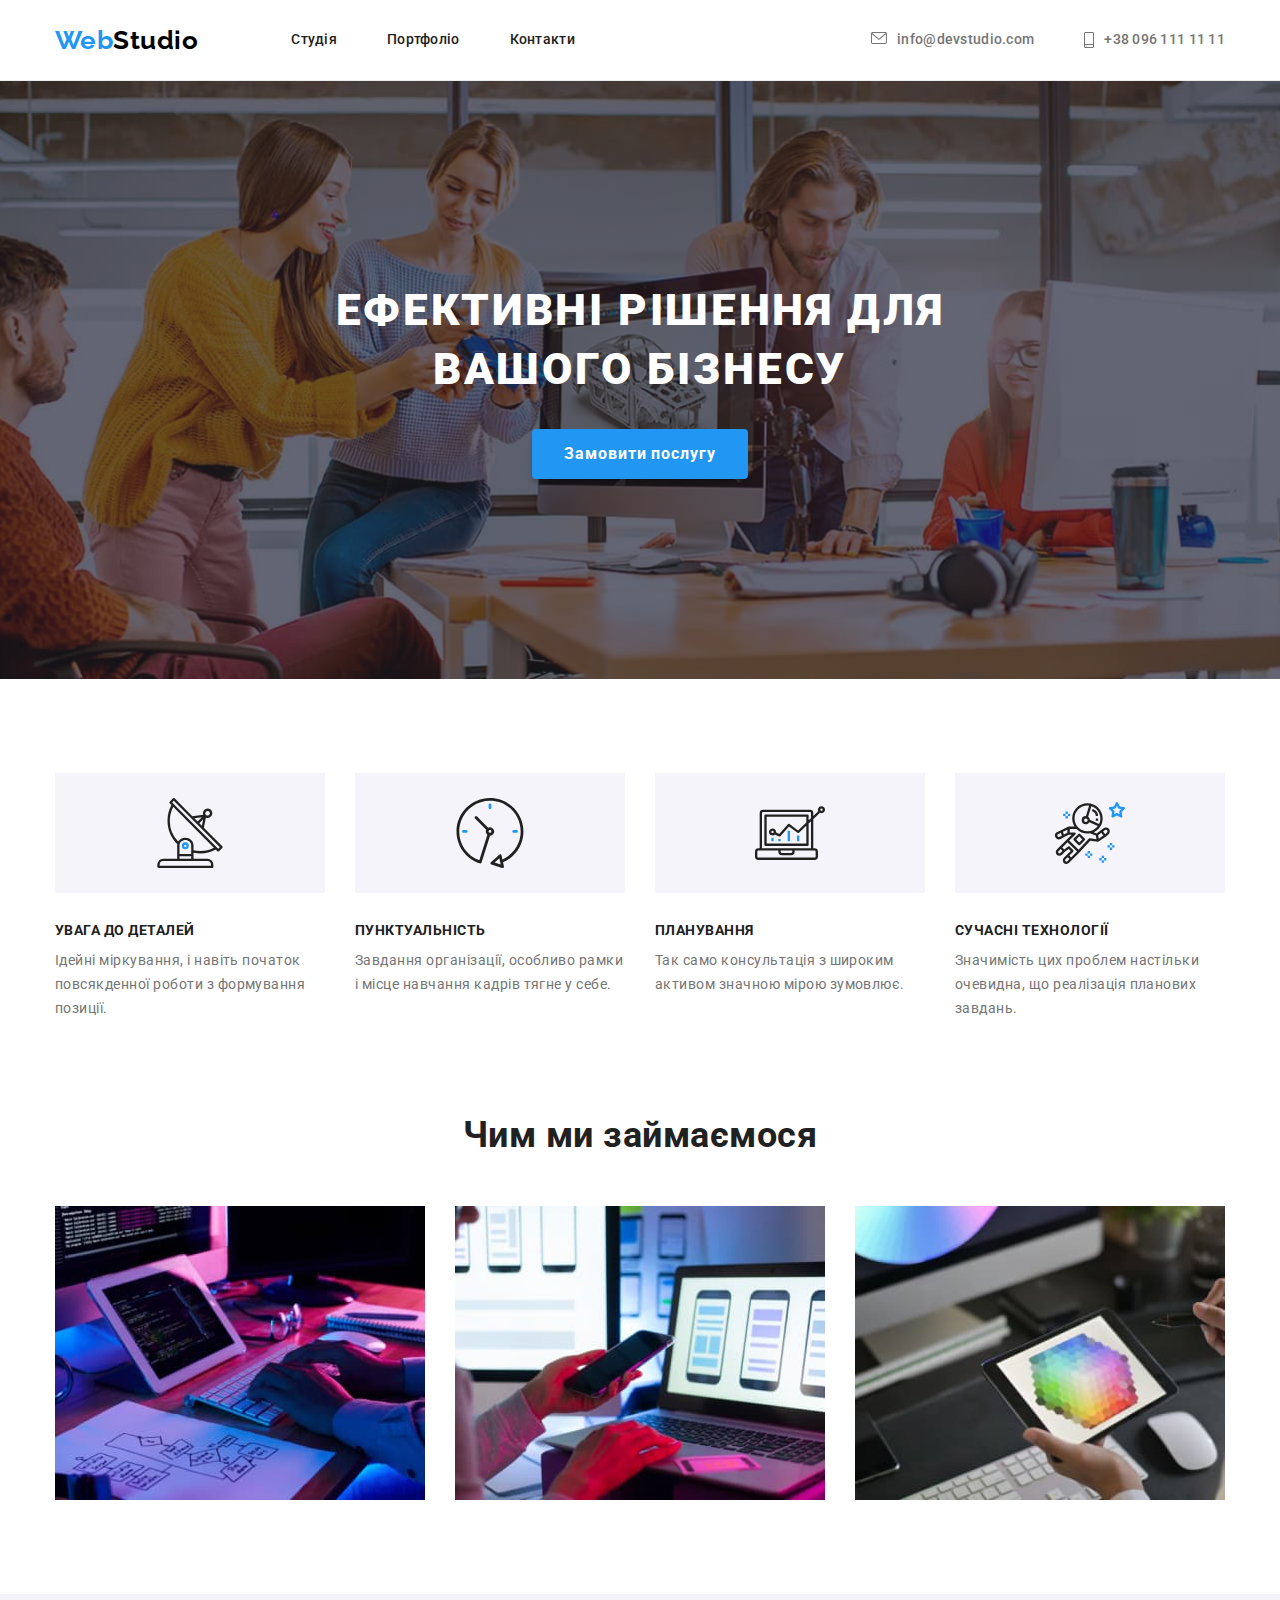
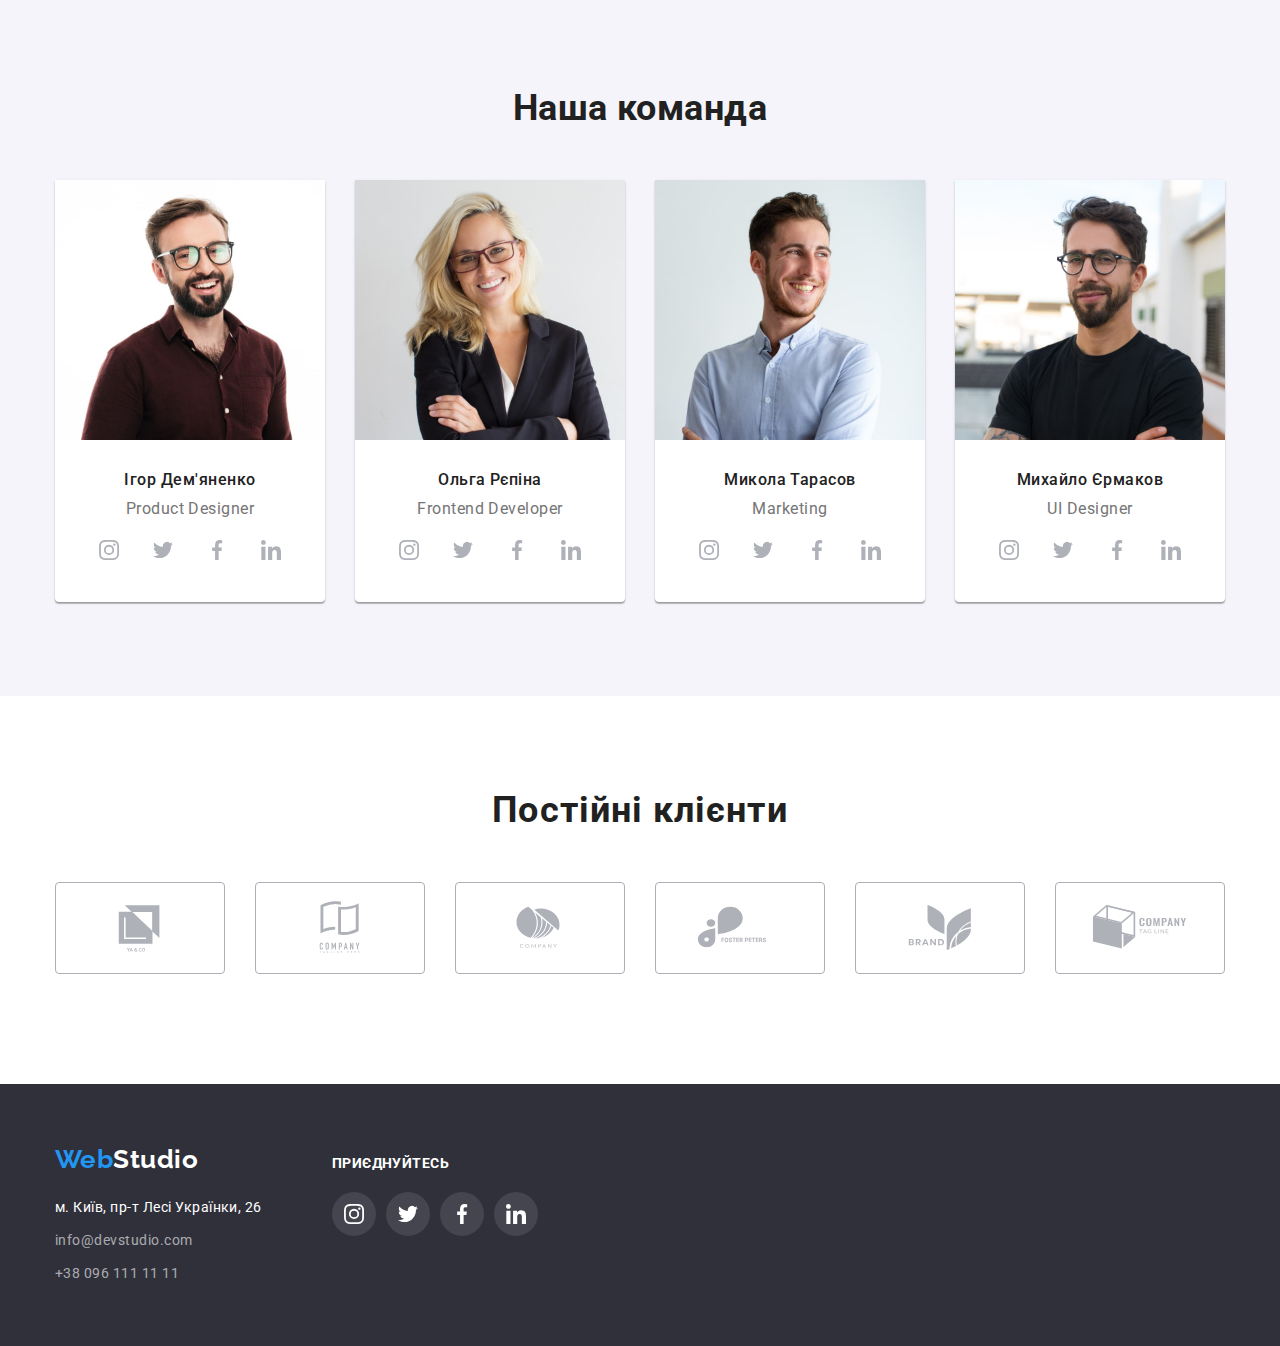
<file: index.html>
<!DOCTYPE html>
<html lang="uk">

<head>
    <meta charset="UTF-8">
    <meta http-equiv="X-UA-Compatible" content="IE=edge">
    <meta name="viewport" content="width=device-width, initial-scale=1.0">
    <title>WebStudio</title>
    <link rel="preconnect" href="https://fonts.googleapis.com">
    <link rel="preconnect" href="https://fonts.gstatic.com" crossorigin>
    <link
        href="https://fonts.googleapis.com/css2?family=Montserrat:wght@400;700&family=Raleway:wght@700&family=Roboto:wght@400;500;700;900&display=swap"
        rel="stylesheet">
    <link rel="stylesheet" href="https://cdn.jsdelivr.net/npm/modern-normalize@1.1.0/modern-normalize.min.css">
    <link rel="stylesheet" href="./css/styles.css">

</head>

<body>
    <header class="header">
        <div class="container  head"><a href="./index.html" class="link-logo link"> <span
                    class="logo">Web</span>Studio</a>
            <nav class="nav">
                <ul class="list-style navigation">
                    <li class="nav-list"> <a href="./index.html" class="link nav-link"> Студія </a> </li>
                    <li class="nav-list"> <a href="./portfolio.html" class="link nav-link"> Портфоліо </a></li>
                    <li class="nav-list"> <a href="" class="link nav-link"> Контакти</a></li>
                </ul>
            </nav>
            <ul class="list-style header-contacts">
                <li class="contact"> <a href="mailto:info@devstudio.com" class="link-header"><svg class="icon-header"
                            width="16" height="12">
                            <use href="./images/icons.svg#icon-envelope"></use>
                        </svg> info@devstudio.com </a></li>
                <li class="contact"><a href="tel:+380961111111" class="link-header"><svg class="icon-header" width="10"
                            height="16">
                            <use href="./images/icons.svg#icon-smartphone"></use>
                        </svg> +38 096 111 11 11</a></li>
            </ul>
        </div>
    </header>
    <main>
        <!--blok-hero -->
        <section class="hero">
            <div class="container">
                <h1 class="hero-title">Ефективні рішення для вашого бізнесу</h1>
                <button class="button" type="button"> Замовити послугу</button>
            </div>

        </section>
        <!--section1-->
        <section class="section">
            <div class="container">
                <h2 class="title visually-hidden"> Наші особливості</h2>
                <ul class="list-style first-section">
                    <li class="benefits">
                       <div class="benefits-icon"><svg class="icon" width="70" height="70">
                            <use href="./images/icons.svg#icon-antenna"> </use>
                        </svg></div> 
                        <h3 class="titles">УВАГА ДО ДЕТАЛЕЙ</h3>
                        <p class="text">Ідейні міркування, і навіть початок повсякденної роботи з формування позиції.
                        </p>
                    </li>
                    <li class="benefits">
                        <div class="benefits-icon"><svg class="icon" width="70" height="70">
                            <use href="./images/icons.svg#icon-clock"> </use>
                        </svg></div>
                        <h3 class="titles">ПУНКТУАЛЬНІСТЬ</h3>
                        <p class="text">Завдання організації, особливо рамки і місце навчання кадрів тягне у себе.</p>
                    </li>
                    <li class="benefits">
                        <div class="benefits-icon"><svg class="icon" width="70" height="70">
                            <use href="./images/icons.svg#icon-diagram"> </use>
                        </svg></div>
                        <h3 class="titles">ПЛАНУВАННЯ</h3>
                        <p class="text">Так само консультація з широким активом значною мірою зумовлює.</p>
                    </li>
                    <li class="benefits">
                        <div class="benefits-icon"><svg class="icon" width="70" height="70">
                            <use href="./images/icons.svg#icon-astronaut"> </use>
                        </svg></div>
                        <h3 class="titles">СУЧАСНІ ТЕХНОЛОГІЇ</h3>
                        <p class="text">Значимість цих проблем настільки очевидна, що реалізація планових завдань.</p>
                    </li>
                </ul>
            </div>

        </section>
        <!--section2-->
        <section class=" about section ">
            <div class="container">
                <h2 class="title ">Чим ми займаємося</h2>
                <ul class="list-style photo-cards">
                    <li><img src="./images/img-1.jpg" alt="зображеня-1" width="370" height="294"></li>
                    <li><img src="./images/img-2.jpg" alt="зображеня-2" width="370" height="294"></li>
                    <li><img src="./images/img-3.jpg" alt="зображеня-3" width="370" height="294"></li>
                </ul>
            </div>

        </section>
        <!--section3-->
        <section class="backgrond section section">
            <div class="container team">
                <h2 class="title">Наша команда</h2>
                <ul class="list-style teams-card">
                    <li class="team-elements">
                        <img src="./images/igor.jpg" alt="igor" width="270" height="260">
                        <div class="internal">
                            <h3 class="titles-team">Ігор Дем'яненко</h3>
                            <p lang="en" class="profession">Product Designer</p>
                            <ul class="list-style team-contact">
                                <li class="icons-team"> <a class="team-link" href=""> <svg class="svg-team" width="20"
                                            height="20">
                                            <use href="./images/icons.svg#icon-instagram">
                                            </use>
                                        </svg> </a> </li>
                                <li class="icons-team"> <a class="team-link" href=""> <svg class="svg-team" width="20"
                                            height="20">
                                            <use href="./images/icons.svg#icon-twitter"></use>
                                        </svg> </a> </li>
                                <li class="icons-team"> <a class="team-link" href=""> <svg class="svg-team" width="20"
                                            height="20">
                                            <use href="./images/icons.svg#icon-facebook">
                                            </use>
                                        </svg> </a></li>
                                <li class="icons-team"> <a class="team-link" href=""> <svg class="svg-team" width="20"
                                            height="20">
                                            <use href="./images/icons.svg#icon-linkedin">
                                            </use>
                                        </svg> </a></li>
                            </ul>
                        </div>
                    </li>
                    <li class="team-elements">
                        <img src="./images/olga.jpg" alt="olga" width="270" height="260">
                        <div class="internal">
                            <h3 class="titles-team">Ольга Рєпіна</h3>
                            <p lang="en" class="profession">Frontend Developer</p>
                            <ul class="list-style team-contact">
                                <li class="icons-team"> <a class="team-link" href=""> <svg class="svg-team" width="20"
                                            height="20">
                                            <use href="./images/icons.svg#icon-instagram">
                                            </use>
                                        </svg> </a> </li>
                                <li class="icons-team"> <a class="team-link" href=""> <svg class="svg-team" width="20"
                                            height="20">
                                            <use href="./images/icons.svg#icon-twitter"></use>
                                        </svg> </a> </li>
                                <li class="icons-team"> <a class="team-link" href=""> <svg class="svg-team" width="20"
                                            height="20">
                                            <use href="./images/icons.svg#icon-facebook">
                                            </use>
                                        </svg> </a></li>
                                <li class="icons-team"> <a class="team-link" href=""> <svg class="svg-team" width="20"
                                            height="20">
                                            <use href="./images/icons.svg#icon-linkedin">
                                            </use>
                                        </svg> </a></li>
                            </ul>
                        </div>

                    </li>
                    <li class="team-elements">
                        <img src="./images/mykola.jpg" alt="mykola" width="270" height="260">
                        <div class="internal">
                            <h3 class="titles-team">Микола Тарасов</h3>
                            <p lang="en" class="profession"> Marketing</p>
                            <ul class="list-style team-contact">
                                <li class="icons-team"> <a class="team-link" href=""> <svg class="svg-team" width="20"
                                            height="20">
                                            <use href="./images/icons.svg#icon-instagram">
                                            </use>
                                        </svg> </a> </li>
                                <li class="icons-team"> <a class="team-link" href=""> <svg class="svg-team" width="20"
                                            height="20">
                                            <use href="./images/icons.svg#icon-twitter"></use>
                                        </svg> </a> </li>
                                <li class="icons-team"> <a class="team-link" href=""> <svg class="svg-team" width="20"
                                            height="20">
                                            <use href="./images/icons.svg#icon-facebook">
                                            </use>
                                        </svg> </a></li>
                                <li class="icons-team"> <a class="team-link" href=""> <svg class="svg-team" width="20"
                                            height="20">
                                            <use href="./images/icons.svg#icon-linkedin">
                                            </use>
                                        </svg> </a></li>
                            </ul>
                        </div>

                    </li>
                    <li class="team-elements">
                        <img src="./images/myhailo.jpg" alt="myhailo" width="270" height="260">
                        <div class="internal">
                            <h3 class="titles-team">Михайло Єрмаков</h3>
                            <p lang="en" class="profession">UI Designer</p>
                            <ul class="list-style team-contact">
                                <li class="icons-team"> <a class="team-link" href=""> <svg class="svg-team" width="20"
                                            height="20">
                                            <use href="./images/icons.svg#icon-instagram">
                                            </use>
                                        </svg> </a> </li>
                                <li class="icons-team"> <a class="team-link" href=""> <svg class="svg-team" width="20"
                                            height="20">
                                            <use href="./images/icons.svg#icon-twitter"></use>
                                        </svg> </a> </li>
                                <li class="icons-team"> <a class="team-link" href=""> <svg class="svg-team" width="20"
                                            height="20">
                                            <use href="./images/icons.svg#icon-facebook">
                                            </use>
                                        </svg> </a></li>
                                <li class="icons-team"> <a class="team-link" href=""> <svg class="svg-team" width="20"
                                            height="20">
                                            <use href="./images/icons.svg#icon-linkedin">
                                            </use>
                                        </svg> </a></li>
                            </ul>
                        </div>

                    </li>
                </ul>

            </div>

        </section>

        <section class="clients section">
            <div class="container">
                <h3 class="client">Постійні клієнти</h3>
                <ul class="list-style icons-client">
                    <li class="icon-client"><a href="" class="link link-client">
                            <svg class="icon-clients" width="106" height="60">
                                <use href="./images/icons.svg#icon-client1"></use>
                            </svg>
                        </a></li>
                    <li class="icon-client"><a href="" class="link link-client">
                            <svg class="icon-clients" width="106" height="60">
                                <use href="./images/icons.svg#icon-client2"></use>
                            </svg>
                        </a></li>
                    <li class="icon-client"><a href="" class="link link-client">
                            <svg class="icon-clients" width="106" height="60">
                                <use href="./images/icons.svg#icon-client3"></use>
                            </svg>
                        </a></li>
                    <li class="icon-client"><a href="" class="link link-client">
                            <svg class="icon-clients" width="106" height="60">
                                <use href="./images/icons.svg#icon-client4"></use>
                            </svg>
                        </a></li>
                    <li class="icon-client"><a href="" class="link link-client">
                            <svg class="icon-clients" width="106" height="60">
                                <use href="./images/icons.svg#icon-client5"></use>
                            </svg>
                        </a></li>
                    <li class="icon-client"><a href="" class="link link-client">
                            <svg class="icon-clients" width="106" height="60">
                                <use href="./images/icons.svg#icon-client6"></use>
                            </svg>
                        </a></li>
                </ul>
            </div>
        </section>
    </main>
    <footer class="footer">
        <div class="container">
            <div class="style-footer">
                <div>
                    <a href="./index.html" class="footer-link link"> <span class="logo">
                            Web</span>Studio</a>
                    <address class="address">
                        <ul class="footer-styles">
                            <li class="footer-links"><a href="https://goo.gl/maps/CPtrU1FHBa2aNyZL9" target="_blank"
                                    rel="noopener noreferrer nofollow" class="link">м. Київ, пр-т Лесі Українки, 26</a>
                            </li>
                            <li class="footer-links"><a href="mailto:info@devstudio.com"
                                    class="mailto-link link">info@devstudio.com</a></li>
                            <li class="footer-links"><a href="tel:+380961111111" class="tel-link link">+38 096 111 11
                                    11</a>
                            </li>
                        </ul>
                    </address>
                </div>

                <div class="join-style">
                    <h3 class="join-in">Приєднуйтесь</h3>
                    <ul class="list-style join-contact">
                        <li class="icons-footer"> <a class="join-link" href=""> <svg width="20" height="20">
                                    <use href="./images/icons.svg#icon-instagram">
                                    </use>
                                </svg> </a> </li>
                        <li class="icons-footer"> <a class="join-link" href=""> <svg width="20" height="20">
                                    <use href="./images/icons.svg#icon-twitter"></use>
                                </svg> </a> </li>
                        <li class="icons-footer"> <a class="join-link" href=""> <svg width="20" height="20">
                                    <use href="./images/icons.svg#icon-facebook">
                                    </use>
                                </svg> </a></li>
                        <li class="icons-footer"> <a class="join-link" href=""> <svg width="20" height="20">
                                    <use href="./images/icons.svg#icon-linkedin">
                                    </use>
                                </svg> </a></li>
                    </ul>
                </div>
            </div>
        </div>
    </footer>
</body>

</html>
</file>
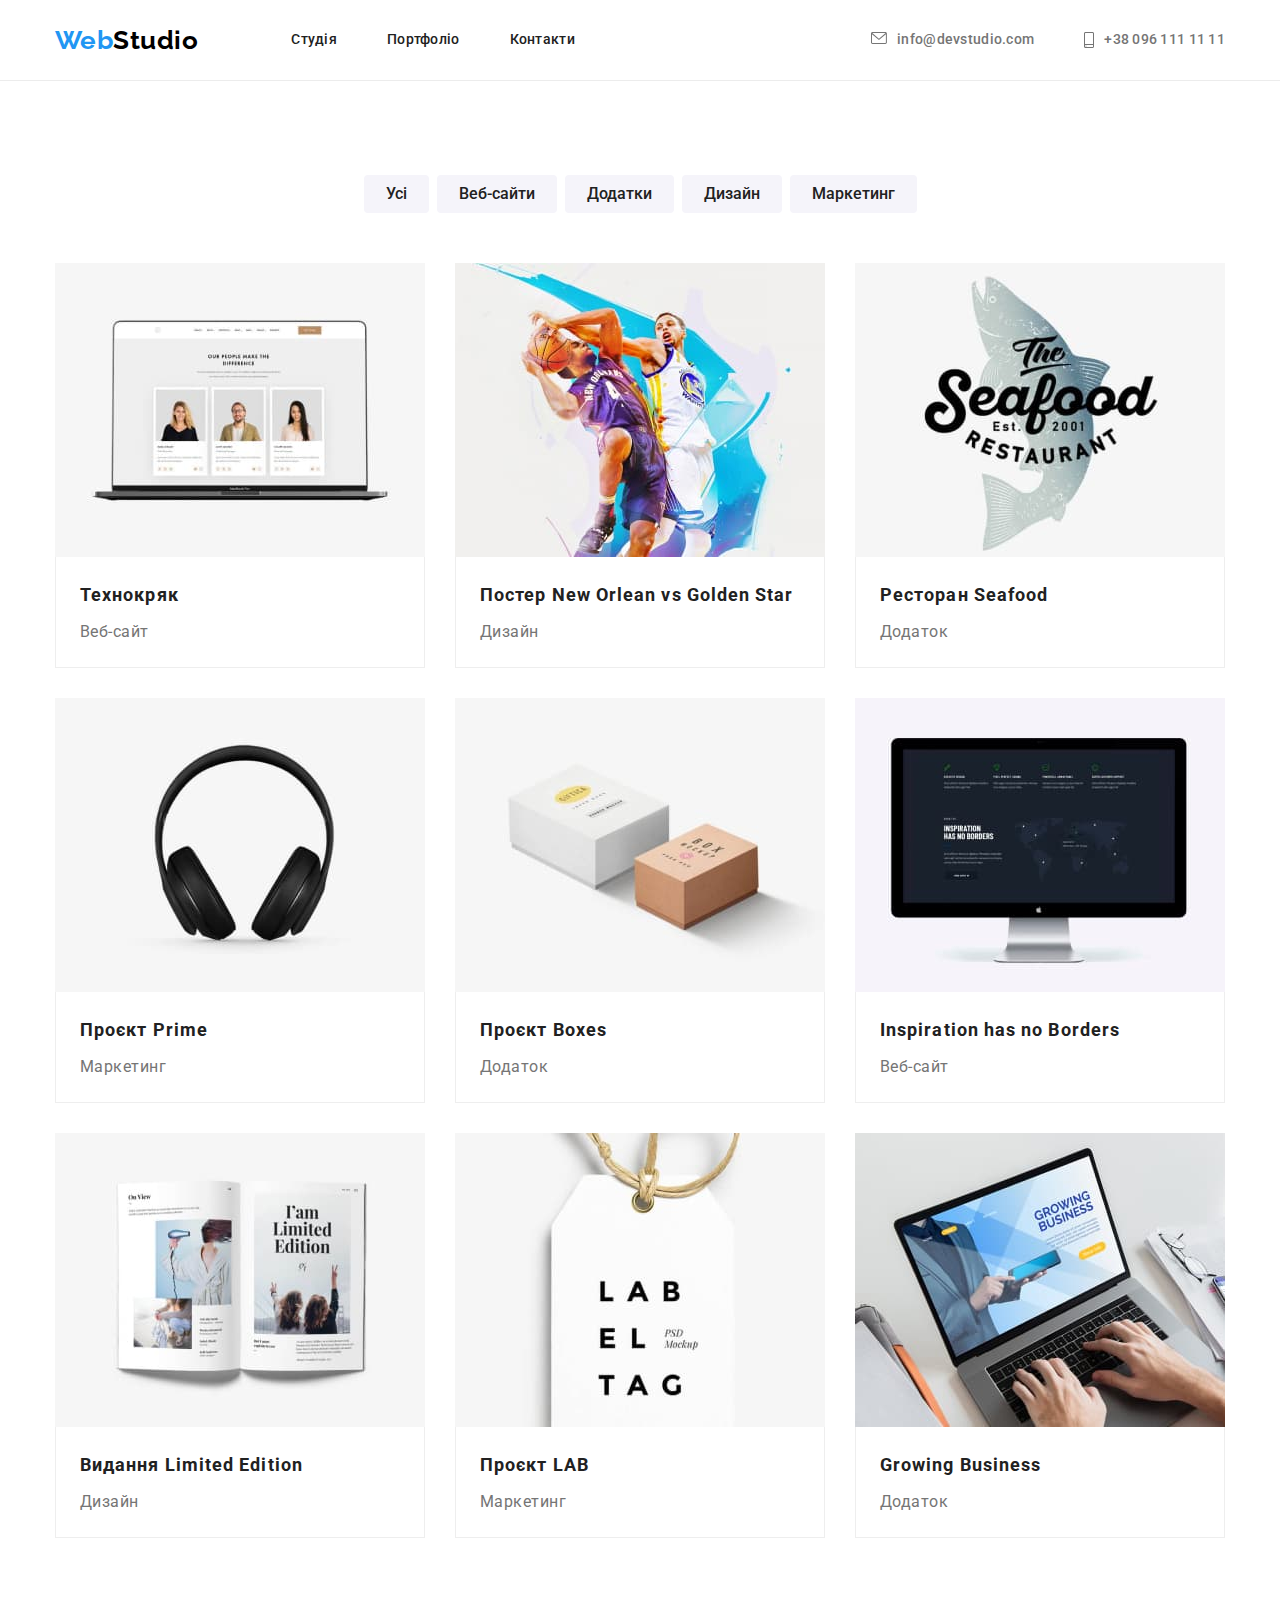
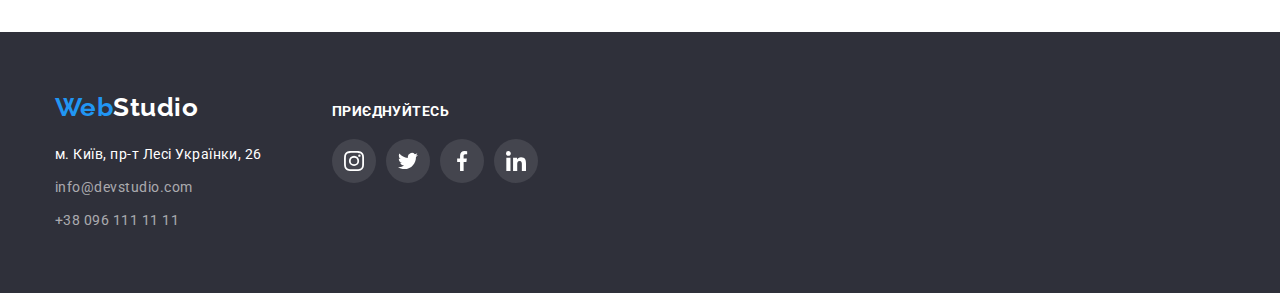
<file: portfolio.html>
<!DOCTYPE html>
<html lang="uk">

<head>
    <meta charset="UTF-8">
    <meta http-equiv="X-UA-Compatible" content="IE=edge">
    <meta name="viewport" content="width=device-width, initial-scale=1.0">
    <title>Portfolio</title>
    <link rel="preconnect" href="https://fonts.googleapis.com">
    <link rel="preconnect" href="https://fonts.gstatic.com" crossorigin>
    <link
        href="https://fonts.googleapis.com/css2?family=Montserrat:wght@400;700&family=Raleway:wght@700&family=Roboto:wght@400;500;700;900&display=swap"
        rel="stylesheet">
    <link rel="stylesheet" href="https://cdn.jsdelivr.net/npm/modern-normalize@1.1.0/modern-normalize.min.css">
    <link rel="stylesheet" href="./css/styles.css">
</head>

<body>
    <header class="header">
        <div class="container  head"><a href="./index.html" class="link-logo link"> <span
                    class="logo">Web</span>Studio</a>
            <nav class="nav">
                <ul class="list-style navigation">
                    <li class="nav-list"> <a href="./index.html" class="link nav-link"> Студія </a> </li>
                    <li class="nav-list"> <a href="./portfolio.html" class="link nav-link"> Портфоліо </a></li>
                    <li class="nav-list"> <a href="" class="link nav-link"> Контакти</a></li>
                </ul>
            </nav>
            <ul class="list-style header-contacts">
                <li class="contact"> <a href="mailto:info@devstudio.com" class="link-header"><svg class="icon-header"
                            width="16" height="12">
                            <use href="./images/icons.svg#icon-envelope"></use>
                        </svg> info@devstudio.com </a></li>
                <li class="contact"><a href="tel:+380961111111" class="link-header"><svg class="icon-header" width="10"
                            height="16">
                            <use href="./images/icons.svg#icon-smartphone"></use>
                        </svg> +38 096 111 11 11</a></li>
            </ul>
        </div>
    </header>

    <main>
        <section class="section">
            <h1 class="visually-hidden">Портфоліо</h1>
            <div class="container">
                <ul class="list-style-portfolio">
                    <li class="li-butttons"><button type="button" class="button-portfolio">Усі</button></li>
                    <li class="li-butttons"><button type="button" class="button-portfolio">Веб-сайти</button></li>
                    <li class="li-butttons"><button type="button" class="button-portfolio">Додатки</button></li>
                    <li class="li-butttons"><button type="button" class="button-portfolio">Дизайн</button></li>
                    <li class="li-butttons"><button type="button" class="button-portfolio">Маркетинг</button></li>
                </ul>

                <ul class="list-style products">
                    <li class="net">
                        <a href="" class="portfolio-link">
                            <img src="./images/portfolio/portfolio-1.jpg" alt="ноутбук" width="370" height="294">
                            <div class="cards-product">
                                <h2 class="title-portfolio">Технокряк</h2>
                                <p> Веб-сайт</p>
                            </div>
                        </a>
                    </li>
                    <li class="net">
                        <a href="" class="portfolio-link">
                            <img src="./images/portfolio/portfolio-2.jpg" alt="дві людини" width="370" height="294">
                            <div class="cards-product">
                                <h2 class="title-portfolio">Постер New Orlean vs Golden Star</h2>
                                <p>Дизайн</p>
                            </div>
                        </a>
                    </li>
                    <li class="net">
                        <a href="" class="portfolio-link">
                            <img src="./images/portfolio/portfolio-3.jpg" alt="риба" width="370" height="294">
                            <div class="cards-product">
                                <h2 class="title-portfolio">Ресторан Seafood</h2>
                                <p>Додаток</p>
                            </div>
                        </a>
                    </li>
                    <li class="net">
                        <a href="" class="portfolio-link">
                            <img src="./images/portfolio/portfolio-4.jpg" alt="наушники" width="370" height="294">
                            <div class="cards-product">
                                <h2 class="title-portfolio">Проєкт Prime</h2>
                                <p>Маркетинг</p>
                            </div>
                        </a>
                    </li>
                    <li class="net">
                        <a href="" class="portfolio-link">
                            <img src="./images/portfolio/portfolio-5.jpg" alt="коробки" width="370" height="294">
                            <div class="cards-product">
                                <h2 class="title-portfolio">Проєкт Boxes</h2>
                                <p>Додаток</p>
                            </div>
                        </a>
                    </li>
                    <li class="net">
                        <a href="" class="portfolio-link">
                            <img src="./images/portfolio/portfolio-6.jpg" alt="монітор" width="370" height="294">
                            <div class="cards-product">
                                <h2 lang="en" class="title-portfolio">Inspiration has no Borders</h2>
                                <p>Веб-сайт</p>
                            </div>
                        </a>
                    </li>
                    <li class="net">
                        <a href="" class="portfolio-link">
                            <img src="./images/portfolio/portfolio-7.jpg" alt="книга" width="370" height="294">
                            <div class="cards-product">
                                <h2 lang="en" class="title-portfolio">Видання Limited Edition</h2>
                                <p>Дизайн</p>
                            </div>
                        </a>
                    </li>
                    <li class="net">
                        <a href="" class="portfolio-link">
                            <img class="img" src="./images/portfolio/portfolio-8.jpg" alt="ярлик" width="370"
                                height="294">
                            <div class="cards-product">
                                <h2 class="title-portfolio">Проєкт LAB</h2>
                                <p>Маркетинг</p>
                            </div>
                        </a>
                    </li>
                    <li class="net">
                        <a href="" class="portfolio-link">
                            <img src="./images/portfolio/portfolio-9.jpg" alt="друкує на ноутбуці" width="370"
                                height="294">
                            <div class="cards-product">
                                <h2 lang="en" class="title-portfolio">Growing Business</h2>
                                <p>Додаток</p>
                            </div>
                        </a>
                    </li>
                </ul>
            </div>
        </section>
    </main>
    <footer class="footer">
        <div class="container">
            <div class="style-footer">
                <div>
                    <a href="./index.html" class="footer-link link"> <span class="logo">
                            Web</span>Studio</a>
                    <address class="address">
                        <ul class="footer-styles">
                            <li class="footer-links"><a href="https://goo.gl/maps/CPtrU1FHBa2aNyZL9" target="_blank"
                                    rel="noopener noreferrer nofollow" class="link">м. Київ, пр-т Лесі Українки, 26</a>
                            </li>
                            <li class="footer-links"><a href="mailto:info@devstudio.com"
                                    class="mailto-link link">info@devstudio.com</a></li>
                            <li class="footer-links"><a href="tel:+380961111111" class="tel-link link">+38 096 111 11
                                    11</a>
                            </li>
                        </ul>
                    </address>
                </div>

                <div class="join-style">
                    <h3 class="join-in">Приєднуйтесь</h3>
                    <ul class="list-style join-contact">
                        <li class="icons-footer"> <a class="join-link" href=""> <svg width="20" height="20">
                                    <use href="./images/icons.svg#icon-instagram">
                                    </use>
                                </svg> </a> </li>
                        <li class="icons-footer"> <a class="join-link" href=""> <svg width="20" height="20">
                                    <use href="./images/icons.svg#icon-twitter"></use>
                                </svg> </a> </li>
                        <li class="icons-footer"> <a class="join-link" href=""> <svg width="20" height="20">
                                    <use href="./images/icons.svg#icon-facebook">
                                    </use>
                                </svg> </a></li>
                        <li class="icons-footer"> <a class="join-link" href=""> <svg width="20" height="20">
                                    <use href="./images/icons.svg#icon-linkedin">
                                    </use>
                                </svg> </a></li>
                    </ul>
                </div>
            </div>
        </div>
    </footer>
</body>

</html>
</file>
<file: css/styles.css>
:root{
    --primary-text-color: #757575;
    --title-text-color: #212121;
    --accent-color: #2196F3;
    --second-background-color: #2F303A;
    --first-boby-color: #F5F5F5;
    --second-body-color: #F5F4FA;
    --white-color: #FFFFFF;
    --black-color: #000000;
    --column-gap: 30px;
    --margin-none: 0px;
    --icons-color:#AFB1B8;
   
}
body{
    font-family: 'Roboto', sans-serif;
    color: var(--primary-text-color);
    background-color: var(--white-color);
    letter-spacing: 0.03em;
}
p{
    margin: var(--margin-none);
}
.header{
    background-color: var(--white-color);
    font-weight: 500;
    border-bottom: solid 1px #ECECEC;
    

}
.head{
    display: flex;
    
}
.container{
    width: 1200px;
    padding-left: 15px;
    padding-right: 15px;
    align-items: center;
    margin-left: auto;
    margin-right: auto;
}
 img{
    display: block;
    max-width: 100%;
    height: auto;
}
h1,h2,h3,h4,h5,h6{
    margin: var(--margin-none);
}
.section{
    padding-top: 94px;
    padding-bottom: 94px;
}
.link-header{
    display: flex;
    text-decoration: none;
    color:var(--primary-text-color);
    font-size: 14px;
    line-height: 1.14;
    letter-spacing: 0.02em;
    font-weight: 500;
    fill: currentColor;
    

}
.header-contacts{
    display: flex;
    padding: 0px;
    margin: var(--margin-none);
    margin-left: auto;
    color: var(--primary-text-color);
    fill: currentColor;

    
}

.contact+.contact{
    margin-left: 50px;
}
.contact{
    display: flex;
    align-items: center;
    justify-content: baseline;
}
.link-header:hover,
.link-header:focus{
    color: var(--accent-color);
    fill: var(--accent-color);
}
.link{
    text-decoration: none;
    color:inherit;
    
}
.nav-link{
  padding-top: 32px;
  padding-bottom: 32px; 
  display: inline-block;
}

.link:hover{
    color: var(--accent-color);
}
.link:focus{
    color: var(--accent-color);
}
.nav-link:active{
    color: var(--accent-color);

}
.link-logo{
    margin-right: 93px;
    font-family: 'Raleway', sans-serif;
    font-weight: 700;
    font-size: 26px;
    line-height: 1.19;
    color: var(--black-color);
}
.icon-header{
    margin-right: 10px;
    fill: currentColor;
    
}
.icon-header:hover,
.icon-header:focus{
    fill: var(--accent-color);
}
.nav{

    font-weight: 500;
    font-size: 14px;
    line-height: 1.14;
    letter-spacing: 0.02em;
    color: var(--title-text-color);
}
.navigation{
    display: flex;
    padding-left: 0px;
    margin: var(--margin-none);
}
.nav-list:not(:last-child){
    margin-right: 50px;
}
.logo{
    color: var(--accent-color);
}
.list-style {
    list-style: none;
    padding-left: 0px;
   
}
.hero{
    /* background-color: var(--second-background-color); */
    background-image: linear-gradient(to right, rgba(47, 48, 58, 0.4), rgba(47, 48, 58, 0.4)), url(../images/hero.jpg);
    background-repeat: no-repeat;
    background-size: cover;
    background-position: center;
    flex-direction: column;
    text-align: center;
    padding-top: 200px;
    padding-bottom: 200px;
    max-width: 1600px;
    margin: 0 auto;
    
    
}
.hero-title{
    color: var(--white-color);
    font-weight: 900;
    font-size: 44px;
    line-height: 1.34;
    letter-spacing: 0.06em;
    text-transform: uppercase;
    
    
    margin-left: auto;
    margin-right: auto;
    width: 696px;
}
.button{
    font-family: 'Roboto', sans-serif;
    font-weight: 700;
    font-size: 16px;
    line-height: 1.88;
    letter-spacing: 0.06em; 
    color: var(--white-color);
    background-color: var(--accent-color);
    box-shadow: 0px 4px 4px rgba(0, 0, 0, 0.15);
    cursor: pointer;
    border: 0;
    border-radius: 4px;
    padding: 10px 32px;
    margin-top: var(--column-gap);
    
}
.button:hover, .button:focus{
    background-color:#188CE8;
}
.visually-hidden {
    position: absolute;
    white-space: nowrap;
    width: 1px;
    height: 1px;
    overflow: hidden;
    border: 0;
    padding: 0;
    clip: rect(0 0 0 0);
    clip-path: inset(50%);
    margin: -1px;}

.icon{
    display: block;
    }

.benefits-icon{
    display: flex;
    justify-content: center;
    background-color: var(--second-body-color);
    margin-bottom: 30px;
    height: 120px;
    align-items: center;
}
.text{
    
    font-size: 14px;
    line-height: 1.71;
    margin: var(--margin-none);
}
.benefits{
    width: calc((100% - 90px) / 4);
    margin-right: 30px;
   
}
.benefits:nth-child(4n){
    margin-right: 0px;
}

.first-section{
    display: flex;
    margin: var(--margin-none);
}
.about{
    padding-top: 0;
}
.photo-cards{
    display: flex;
    margin:var(--margin-none);
    column-gap: var(--column-gap);
}
.backgrond{
background-color: var(--second-body-color);    
}
.titles-team{
    color:var(--title-text-color);
    font-weight: 500;
    font-size: 16px;
    line-height: 1.19;
    margin:var(--margin-none) ;
    margin-bottom: 10px ;

    text-align: center;
}
.teams-card{
   
    display: flex;
    margin: var(--margin-none);
}
 .team-contact{
    margin: var(--margin-none);
    display: flex;
    column-gap: 10px;
    justify-content: center;
    
    margin-top: 10px;
 }
 .team-link{
    text-decoration: none; 
    width: 44px;
    height: 44px;
    display: flex;
    align-items: center;
    justify-content: center;
    color: var(--icons-color);
    fill: currentColor;
    
    
 }
 .team-link:hover, .team-link:focus{
   background-color: var(--accent-color);
   fill: var(--white-color);
   border-radius: 50%;
 }




.team-elements {
    background-color: var(--white-color);
    border-radius: 0px 0px 4px 4px;
    width: calc((100% - 90px)/4);
    margin-right: 30px;
    box-shadow: 0px 1px 3px rgba(0, 0, 0, 0.12), 0px 1px 1px rgba(0, 0, 0, 0.14), 0px 2px 1px rgba(0, 0, 0, 0.2);

}
.team-elements:nth-child(4){
    margin-right: var(--margin-none);
}
.profession{
    font-size: 16px;
    line-height: 1.19;
    margin: var(--margin-none);

    text-align: center;
}
.internal{
    padding-top: 30px;
    padding-bottom: 30px;
    
}
.title{
    color: var(--title-text-color);
    font-weight: 700;
    font-size: 36px;
    line-height: 1.16;
    margin: var(--margin-none);
    margin-bottom: 50px;

    text-align: center;
}
.titles{
    color: var(--title-text-color);
    font-weight: 700;
    font-size: 14px;
    line-height: 1.14;
    text-transform: uppercase;
     
    margin-top: var(--margin-none);
    margin-bottom: 10px;
}
.portfolio-link {
    text-decoration: none;
    color: var(--primary-text-color);
    font-size: 16px;
    line-height: 1.87;
    margin: var(--margin-none);
    display: block;
}
.title-portfolio{
    font-weight: 700;
    font-size: 18px;
    line-height: 2;
    letter-spacing: 0.06em;
    color: var(--title-text-color);
    margin: var(--margin-none);
    margin-bottom: 4px;

}
.li-butttons+ .li-butttons{
    margin-left: 8px;
}
.button-portfolio {
    font-family: 'Roboto', sans-serif;
    font-weight: 500;
    font-size: 16px;
    line-height: 1.62;
    background-color: var(--second-body-color);
    color: var(--title-text-color);
    cursor: pointer;

    border-radius: 4px;
    border: 0px;
    padding: 6px 22px;
}
.button-portfolio:hover,
.button-portfolio:focus{
    background-color: var(--accent-color);
    color: var(--white-color);
    box-shadow: 0px 3px 1px rgba(0, 0, 0, 0.1), 0px 1px 2px rgba(0, 0, 0, 0.08), 0px 2px 2px rgba(0, 0, 0, 0.12);
}
.list-style-portfolio{
    list-style: none;

    display: flex;
    padding-left: 0px;
    justify-content: center;
    margin-bottom: var(--margin-none);
    margin-top: var(--margin-none);
    
}
.cards-product{
    padding: 20px 24px;
    width: 370px;
    border-bottom: 1px solid #EEEEEE;
    border-left: 1px solid #EEEEEE;
    border-right: 1px solid #EEEEEE;
}
.products{
    margin-top: 50px;
    margin-right: calc(-1 * var(--column-gap));
    margin-bottom: calc(-1 * var(--column-gap));
    display: flex;
    flex-wrap: wrap;
    
}
.net{
    width: calc(100% /3 - var(--column-gap));
    margin-right: var(--column-gap);
    margin-bottom: var(--column-gap);
}
.portfolio-link:hover,.portfolio-link:focus
{
 box-shadow: 0px 1px 1px rgba(0, 0, 0, 0.12), 0px 4px 4px rgba(0, 0, 0, 0.06), 1px 4px 6px rgba(0, 0, 0, 0.16);

}

.net:nth-child(3n){
    margin-right: var(--margin-none);
}

.client{
    font-weight: 700;
    font-size: 36px;
    line-height: 1.16;
    text-align: center;
    letter-spacing: 0.03em;
    color: var(--title-text-color);
    margin-bottom: 50px;
}
.icon-client{
    
    color: var(--icons-color);
    fill: currentColor;
    width: calc((100% - 150px) / 6);
    margin-right: var(--column-gap);
}

.icon-client:nth-child(6n){
margin-right: 0px;
}

.icon-clients{
    fill: currentColor;
}
.link-client:hover,
.link-client:focus{
    color: var(--accent-color);
    border:1px solid var(--accent-color);

}
.link-client{
    /* width: 170px; */
    height: 92px;
    border: 1px solid #AFB1B8;
    border-radius: 4px;
    display: flex;
    align-items: center;
    justify-content: center;
    
    
}
.icons-client{
    display: flex;
    /* column-gap:var(--column-gap); */
}
.footer{
    background-color: var(--second-background-color);
    color: var(--white-color);
    font-size: 14px;
    line-height: 1.71;
    padding-top: 60px;
    padding-bottom: 60px;

}
.mailto-link,
.tel-link {
    
    text-decoration: none;
    color: rgba(255, 255, 255, 0.6);
    padding: 0px;
}
.address{
    font-style: normal;
    margin-top: 20px;
    padding: 0px;
}
.footer-link{
    font-family: 'Raleway';
    font-weight: 700;
    font-size: 26px;
    line-height: 1.19;
    padding: 0px;
    
}
.footer-styles{
    list-style: none;
    padding: 0px;
    margin: 0px;
}

.footer-links:not(:last-child){ 
margin-bottom: 9px;
}
   
.join-in{
    text-transform: uppercase;
    font-weight: 700;
    font-size: 14px;
    line-height: 1.14;
    letter-spacing: 0.03em;
    color: var(--white-color);

}
.join-link {
    text-decoration: none;
    display: flex;
    align-items: center;
    justify-content: center;
    color: var(--white-color) ;
    fill: currentColor;
    background-color: rgba(255, 255, 255, 0.1);
    border-radius: 50%;
    width: 44px;
    height: 44px;

}
.join-contact {
    margin: var(--margin-none);
    display: flex;
    column-gap: 10px;
    justify-content: center;
    margin-top: 20px;}

.join-link:hover, .join-link:focus {
    background-color: var(--accent-color);
    fill: var(--white-color);
    border-radius: 50%;
}

.style-footer{
    display: flex;
    column-gap: 70px;
    align-items: baseline;
}
</file>
